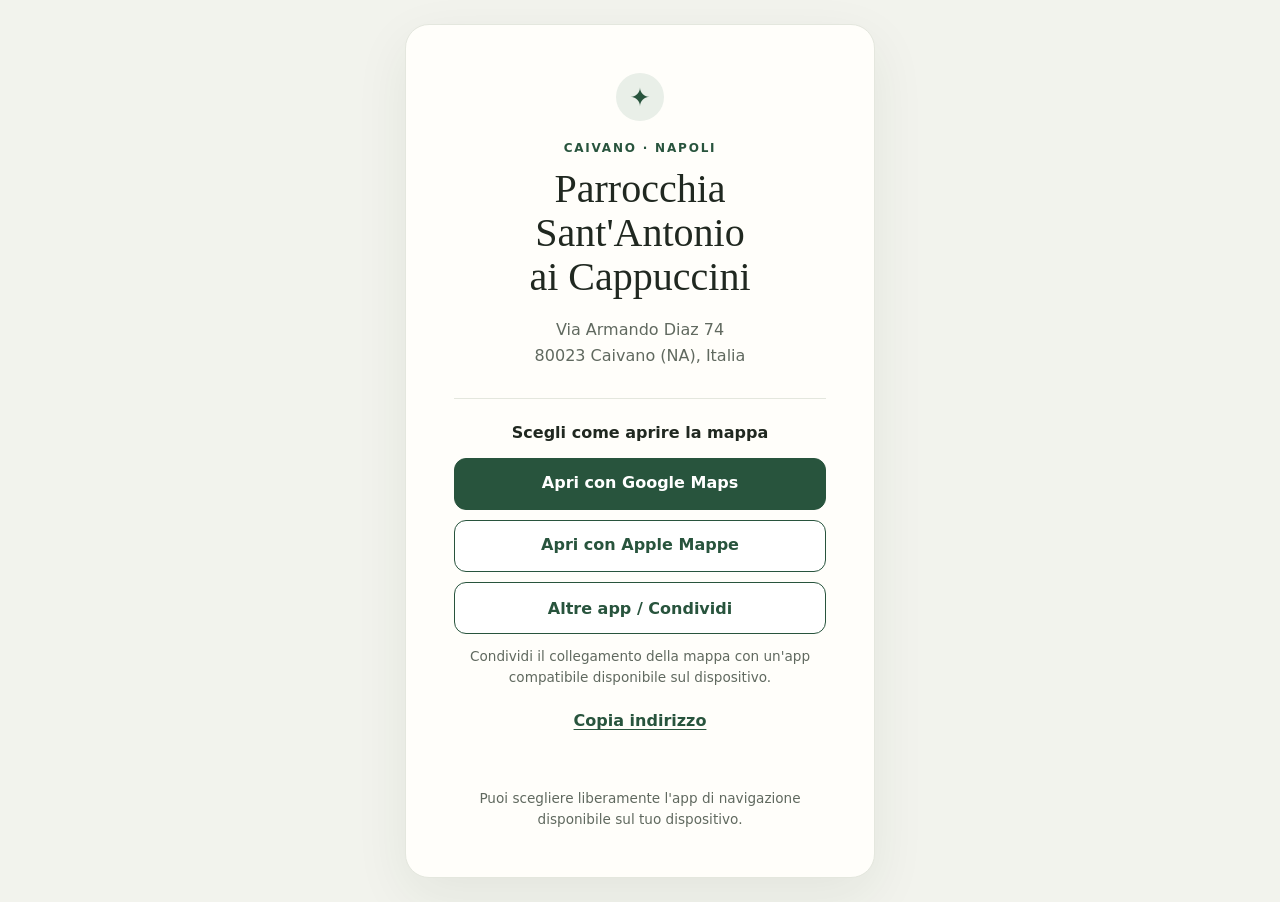
<file: index.html>
<!doctype html>
<html lang="it">
<head>
  <meta charset="utf-8">
  <meta name="viewport" content="width=device-width, initial-scale=1">
  <meta name="theme-color" content="#f7f5ef">
  <meta name="description" content="Scegli come raggiungere la Parrocchia Sant'Antonio ai Cappuccini a Caivano.">
  <title>Parrocchia Sant'Antonio ai Cappuccini</title>
  <link rel="stylesheet" href="styles.css">
</head>
<body>
  <main class="card">
    <div class="mark" aria-hidden="true">✦</div>
    <p class="eyebrow">CAIVANO · NAPOLI</p>
    <h1>Parrocchia Sant'Antonio<br>ai Cappuccini</h1>
    <p class="address">Via Armando Diaz 74<br>80023 Caivano (NA), Italia</p>

    <section class="choices" aria-labelledby="choose-title">
      <h2 id="choose-title">Scegli come aprire la mappa</h2>
      <a class="button primary" id="google-link" href="#">Apri con Google Maps</a>
      <a class="button secondary" id="apple-link" href="#">Apri con Apple Mappe</a>
      <button class="button secondary" id="other-button" type="button">Altre app / Condividi</button>
      <p id="share-note" class="note" aria-live="polite">Condividi il collegamento della mappa con un'app compatibile disponibile sul dispositivo.</p>
      <button class="copy-link" id="copy-button" type="button">Copia indirizzo</button>
      <p id="status" class="status" role="status" aria-live="polite"></p>
    </section>
    <p class="fineprint">Puoi scegliere liberamente l'app di navigazione disponibile sul tuo dispositivo.</p>
  </main>
  <script src="script.js"></script>
</body>
</html>
</file>
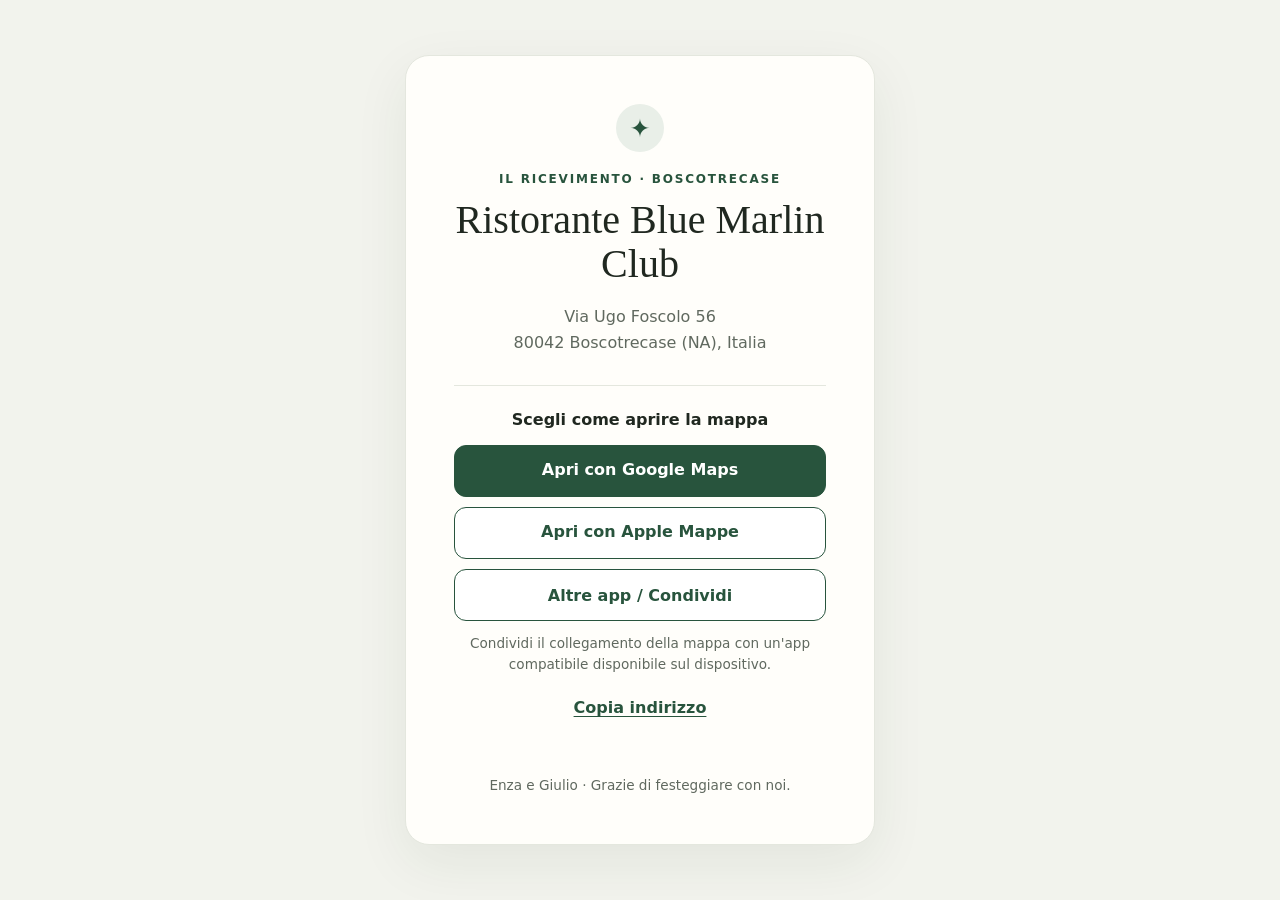
<file: ricevimento.html>
<!doctype html>
<html lang="it">
<head>
  <meta charset="utf-8">
  <meta name="viewport" content="width=device-width, initial-scale=1">
  <meta name="theme-color" content="#f7f5ef">
  <meta name="description" content="Indicazioni per il ricevimento di Enza e Giulio al Ristorante Blue Marlin Club.">
  <title>Ricevimento · Enza e Giulio</title>
  <link rel="stylesheet" href="styles.css">
</head>
<body>
  <main class="card">
    <div class="mark" aria-hidden="true">✦</div>
    <p class="eyebrow">IL RICEVIMENTO · BOSCOTRECASE</p>
    <h1>Ristorante Blue Marlin Club</h1>
    <p class="address">Via Ugo Foscolo 56<br>80042 Boscotrecase (NA), Italia</p>
    <section class="choices" aria-labelledby="choose-title">
      <h2 id="choose-title">Scegli come aprire la mappa</h2>
      <a class="button primary" id="google-link" href="#">Apri con Google Maps</a>
      <a class="button secondary" id="apple-link" href="#">Apri con Apple Mappe</a>
      <button class="button secondary" id="other-button" type="button">Altre app / Condividi</button>
      <p class="note">Condividi il collegamento della mappa con un'app compatibile disponibile sul dispositivo.</p>
      <button class="copy-link" id="copy-button" type="button">Copia indirizzo</button>
      <p id="status" class="status" role="status" aria-live="polite"></p>
    </section>
    <p class="fineprint">Enza e Giulio · Grazie di festeggiare con noi.</p>
  </main>
  <script>
    const NAME = "Ristorante Blue Marlin Club";
    const ADDRESS = "Via Ugo Foscolo 56, 80042 Boscotrecase (NA), Italia";
    const COORDINATES = "40.7737898,14.4531858";
    const googleUrl = "https://www.google.com/maps/search/?api=1&query=" + encodeURIComponent(COORDINATES);
    const appleUrl = "https://maps.apple.com/?ll=" + encodeURIComponent(COORDINATES) + "&q=" + encodeURIComponent(NAME);
    document.querySelector('#google-link').href = googleUrl;
    document.querySelector('#apple-link').href = appleUrl;
    const status = document.querySelector('#status');
    document.querySelector('#other-button').addEventListener('click', async () => {
      if (navigator.share) {
        try { await navigator.share({ title: NAME, text: ADDRESS, url: googleUrl }); }
        catch (error) { if (error.name !== 'AbortError') status.textContent = 'Condivisione non disponibile. Puoi copiare l’indirizzo.'; }
      } else {
        try { await navigator.clipboard.writeText(ADDRESS + "\n" + COORDINATES); status.textContent = 'Indirizzo e coordinate copiati: incollali nell’app che preferisci.'; }
        catch { status.textContent = 'La condivisione non è disponibile. Usa un pulsante mappa o copia l’indirizzo manualmente.'; }
      }
    });
    document.querySelector('#copy-button').addEventListener('click', async () => {
      try { await navigator.clipboard.writeText(ADDRESS); status.textContent = 'Indirizzo copiato.'; }
      catch { status.textContent = ADDRESS; }
    });
  </script>
</body>
</html>
</file>
<file: styles.css>
:root { color-scheme: light; --ink: #202820; --muted: #60695f; --green: #28543d; --paper: #fffefa; --line: #e4e7de; }
* { box-sizing: border-box; }
body { margin: 0; min-height: 100vh; display: grid; place-items: center; padding: 24px; background: #f2f3ed; color: var(--ink); font-family: system-ui, -apple-system, BlinkMacSystemFont, "Segoe UI", sans-serif; }
.card { width: min(100%, 470px); padding: clamp(28px, 7vw, 48px); border: 1px solid var(--line); border-radius: 24px; background: var(--paper); box-shadow: 0 18px 55px #23342312; text-align: center; }
.mark { display: grid; place-items: center; width: 48px; height: 48px; margin: 0 auto 20px; border-radius: 50%; background: #e9efe8; color: var(--green); font-size: 25px; }
.eyebrow { margin: 0 0 12px; color: var(--green); font-size: .75rem; font-weight: 750; letter-spacing: .15em; }
h1 { margin: 0; font-family: Georgia, "Times New Roman", serif; font-size: clamp(1.9rem, 8vw, 2.5rem); line-height: 1.1; font-weight: 500; }
.address { margin: 18px 0 30px; color: var(--muted); line-height: 1.6; }
.choices { padding-top: 24px; border-top: 1px solid var(--line); }
h2 { margin: 0 0 16px; font-size: 1rem; font-weight: 650; }
.button { display: block; width: 100%; min-height: 52px; margin: 10px 0; padding: 14px 18px; border: 1px solid var(--green); border-radius: 12px; font: inherit; font-weight: 650; text-decoration: none; cursor: pointer; }
.primary { background: var(--green); color: white; }
.secondary { background: white; color: var(--green); }
.button:hover, .button:focus-visible, .copy-link:focus-visible { outline: 3px solid #c3d6c7; outline-offset: 2px; }
.note, .fineprint { color: var(--muted); font-size: .85rem; line-height: 1.5; }
.note { margin: 12px 2px 8px; }
.copy-link { margin: 8px auto 0; padding: 8px; border: 0; background: transparent; color: var(--green); font: inherit; font-weight: 650; text-decoration: underline; text-underline-offset: 3px; cursor: pointer; }
.status { min-height: 1.4em; margin: 8px 0 0; color: var(--green); font-size: .9rem; }
.fineprint { margin: 22px 0 0; }
@media (prefers-reduced-motion: no-preference) { .button { transition: transform .12s ease, background-color .12s ease; } .button:active { transform: scale(.99); } }
</file>
